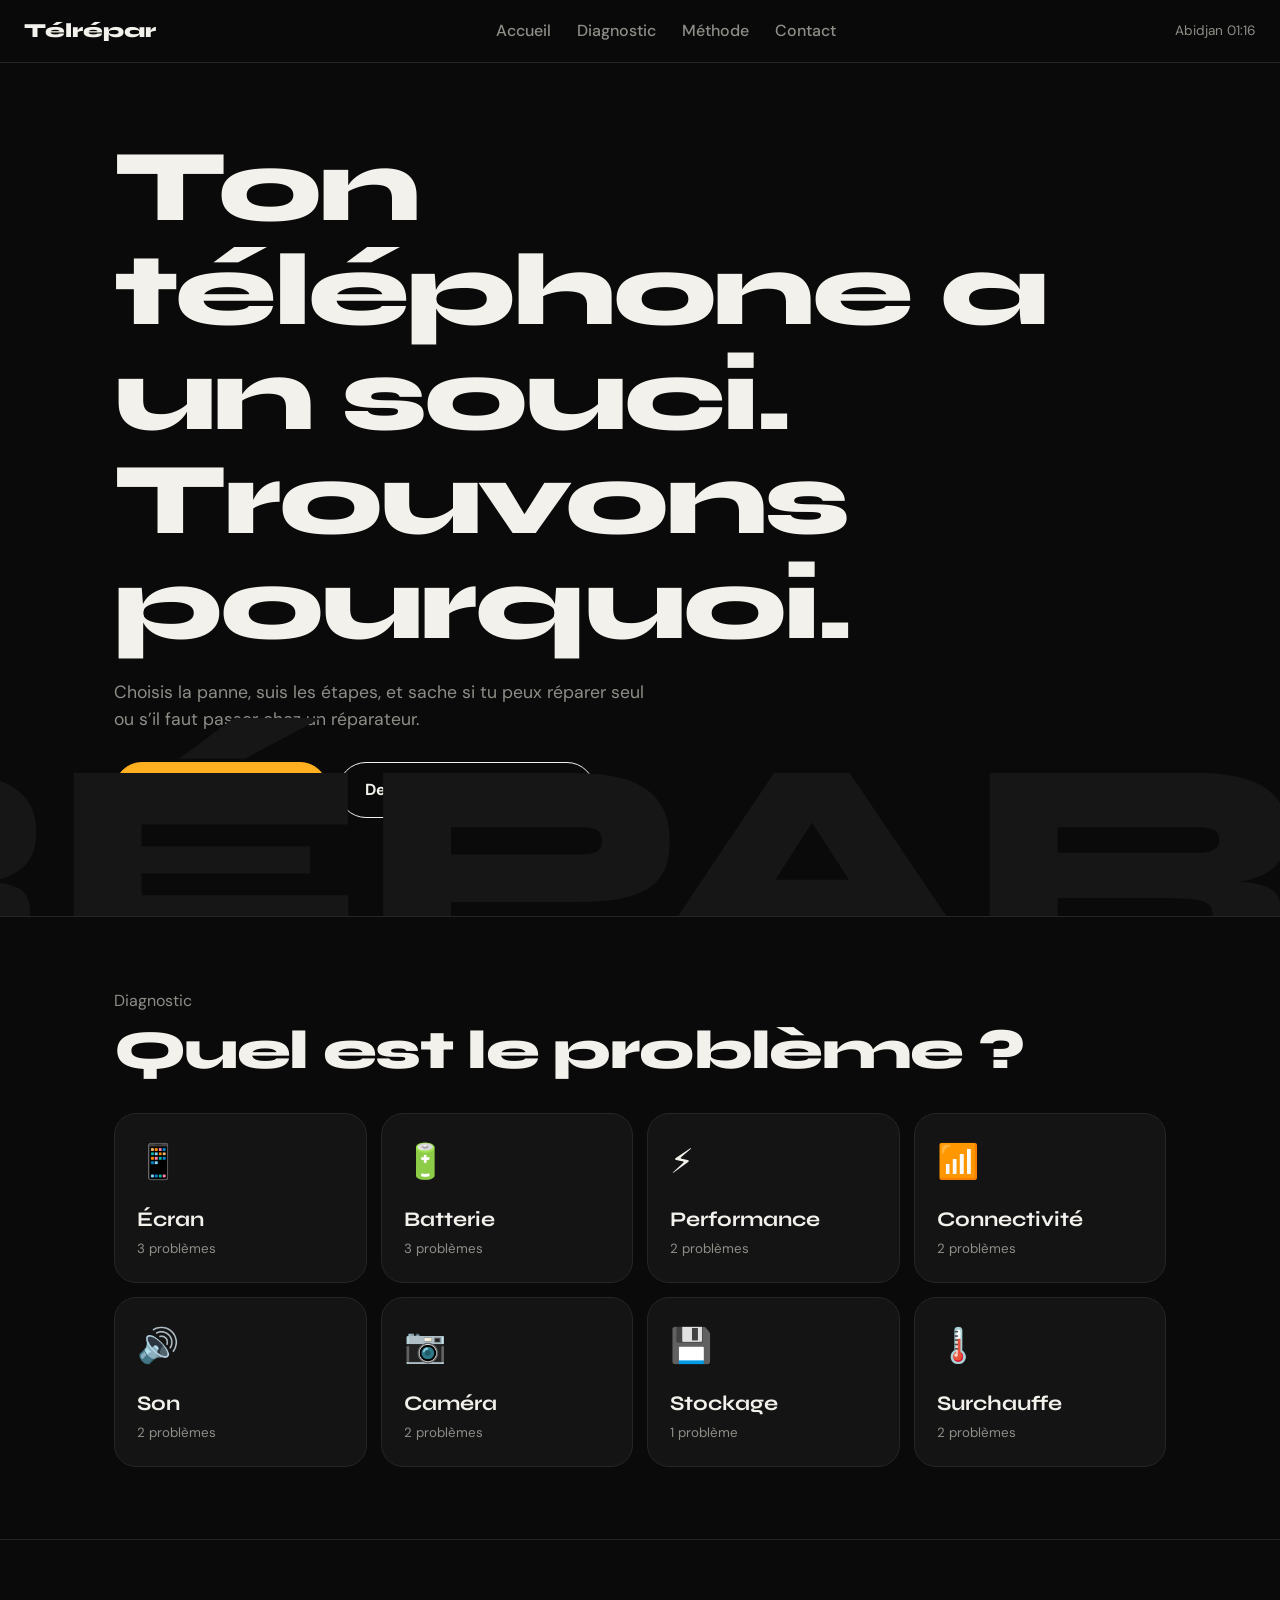
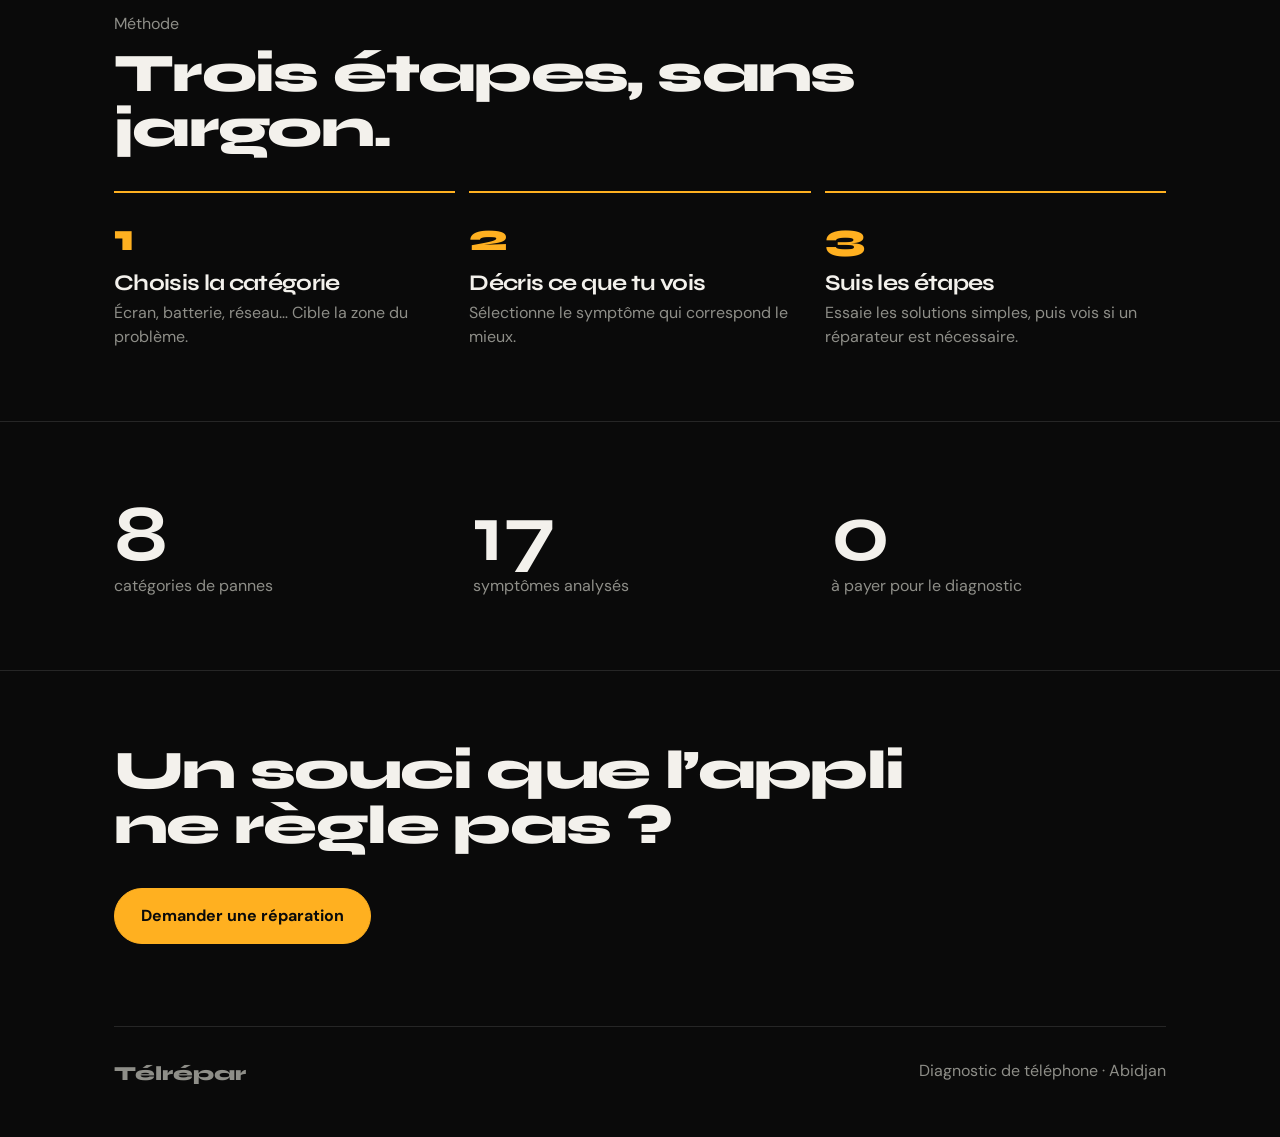
<file: assets/Télrépar – Diagnostic téléphone.html>
<!DOCTYPE html>
<html lang="fr">
<head>
<meta charset="utf-8">
<meta name="viewport" content="width=device-width, initial-scale=1, viewport-fit=cover">
<meta name="theme-color" content="#0a0a0a">
<title>Télrépar – Diagnostic téléphone</title>
<link href="https://fonts.googleapis.com/css2?family=Syne:wght@600;800&family=DM+Sans:wght@400;500;700&display=swap" rel="stylesheet">
<style>
:root{--bg:#0a0a0a;--card:#141414;--ink:#F3F1EC;--mute:#8E8E88;--line:#262626;--acc:#FFB020;--accink:#0a0a0a;--ok:#4CD1A0;--mid:#FFB020;--bad:#FF6B7A;
box-sizing:border-box;padding-top:env(safe-area-inset-top,0px);padding-bottom:env(safe-area-inset-bottom,0px);color-scheme:dark}
*{box-sizing:border-box}
html{scroll-behavior:smooth;scroll-padding-top:80px}
body{margin:0;background:var(--bg);color:var(--ink);font-family:"DM Sans",system-ui,-apple-system,"Segoe UI",sans-serif;line-height:1.5}
h1,h2,h3,.disp{font-family:Syne,"DM Sans",system-ui,sans-serif;letter-spacing:-.03em;line-height:1.02;margin:0}
a{color:inherit}
button{font:inherit;color:inherit;cursor:pointer}
:focus-visible{outline:3px solid var(--acc);outline-offset:3px}
.skip{position:absolute;left:-999px}.skip:focus{left:12px;top:12px;background:var(--acc);color:var(--accink);padding:8px 12px;z-index:100}
#loader{position:fixed;inset:0;background:var(--bg);z-index:99;display:flex;flex-direction:column;justify-content:space-between;padding:28px;transition:transform .7s cubic-bezier(.7,0,.2,1)}
#loader.done{transform:translateY(-100%)}
#loader .n{font-family:Syne,sans-serif;font-weight:800;font-size:clamp(4rem,22vw,10rem);text-align:right;color:var(--acc)}
header{position:sticky;top:0;z-index:20;display:flex;align-items:center;justify-content:space-between;gap:16px;padding:16px 24px;background:rgba(10,10,10,.85);backdrop-filter:blur(10px);border-bottom:1px solid var(--line)}
.brand{font-family:Syne,sans-serif;font-weight:800;font-size:1.25rem;text-decoration:none}
nav{display:flex;gap:26px}nav a{text-decoration:none;color:var(--mute);font-weight:500}nav a:hover{color:var(--ink)}
.time{color:var(--mute);font-size:.85rem}
.menu{display:none;background:none;border:1px solid var(--line);border-radius:99px;padding:8px 16px}
#ov{position:fixed;inset:0;background:var(--bg);z-index:30;display:none;flex-direction:column;justify-content:center;gap:18px;padding:32px}
#ov.open{display:flex}#ov a{font-family:Syne,sans-serif;font-weight:800;font-size:2.6rem;text-decoration:none}
#ov button{position:absolute;top:20px;right:20px;background:none;border:1px solid var(--line);border-radius:99px;padding:8px 16px}
.wrap{max-width:1100px;margin:0 auto;padding:0 24px}
.hero{position:relative;overflow:hidden;padding:72px 0 88px}
.hero h1{font-size:clamp(2.6rem,9vw,6.4rem);font-weight:800;max-width:11ch}
.hero p{max-width:46ch;color:var(--mute);font-size:1.1rem;margin:22px 0 30px}
.wm{position:absolute;right:-2%;bottom:-6%;font-family:Syne,sans-serif;font-weight:800;font-size:clamp(5rem,22vw,17rem);color:#161616;line-height:.8;pointer-events:none;user-select:none;white-space:nowrap}
.btn{display:inline-block;padding:15px 26px;border-radius:99px;border:1.5px solid var(--ink);background:none;font-weight:700;text-decoration:none;margin-right:10px;margin-bottom:10px}
.btn.p{background:var(--acc);border-color:var(--acc);color:var(--accink)}
section{padding:72px 0;border-top:1px solid var(--line)}
.lab{color:var(--mute);margin:0 0 10px}
section h2{font-size:clamp(2rem,5vw,3.4rem);font-weight:800;margin-bottom:34px;max-width:16ch}
.grid{display:grid;grid-template-columns:repeat(auto-fill,minmax(230px,1fr));gap:14px}
.cat{background:var(--card);border:1px solid var(--line);border-radius:22px;padding:22px;text-align:left;display:flex;flex-direction:column;gap:10px;min-height:170px;justify-content:space-between;transition:border-color .2s,transform .2s}
.cat:hover{border-color:var(--acc)}.cat .ic{font-size:34px}.cat b{font-family:Syne,sans-serif;font-size:1.3rem}.cat small{color:var(--mute)}
.back{background:none;border:none;color:var(--acc);font-weight:700;padding:4px 0;margin-bottom:18px}
.list{display:flex;flex-direction:column;gap:10px;max-width:640px}
.sym{background:var(--card);border:1px solid var(--line);border-radius:18px;padding:18px 20px;display:flex;justify-content:space-between;gap:12px;text-align:left}
.sym:hover{border-color:var(--acc)}
.res{background:var(--card);border:1px solid var(--line);border-radius:26px;padding:28px;max-width:680px;animation:up .35s ease-out}
@keyframes up{from{opacity:0;transform:translateY(12px)}to{opacity:1;transform:none}}
.badge{display:inline-block;padding:5px 14px;border-radius:99px;font-weight:700;font-size:.85rem;border:1.5px solid currentColor;margin-bottom:14px}
.ok{color:var(--ok)}.mid{color:var(--mid)}.bad{color:var(--bad)}
.res h3{font-size:1.9rem;margin-bottom:8px}.res h4{margin:22px 0 8px;font-size:1rem}.res p{color:var(--mute);margin:0}
.steps{list-style:none;margin:0;padding:0;counter-reset:s}
.steps li{counter-increment:s;display:flex;gap:14px;padding:12px 0;border-top:1px solid var(--line)}
.steps li::before{content:counter(s);flex:none;width:28px;height:28px;border-radius:50%;background:var(--acc);color:var(--accink);display:grid;place-items:center;font-weight:700;font-size:.85rem}
.how{display:grid;grid-template-columns:repeat(auto-fit,minmax(220px,1fr));gap:14px;counter-reset:h}
.how div{border-top:2px solid var(--acc);padding-top:16px;counter-increment:h}
.how div::before{content:counter(h);font-family:Syne,sans-serif;font-weight:800;font-size:2.4rem;color:var(--acc)}
.how h3{font-size:1.4rem;margin:6px 0}.how p{color:var(--mute);margin:0}
.stats{display:grid;grid-template-columns:repeat(auto-fit,minmax(180px,1fr));gap:24px}
.stats b{display:block;font-family:Syne,sans-serif;font-size:clamp(3rem,8vw,5rem);line-height:1}.stats span{color:var(--mute)}
.cta{text-align:left}.cta h2{max-width:14ch}
footer{border-top:1px solid var(--line);padding:32px 0 48px;color:var(--mute);display:flex;flex-wrap:wrap;gap:16px;justify-content:space-between}
#modal{position:fixed;inset:0;z-index:40;background:rgba(0,0,0,.7);display:none;align-items:center;justify-content:center;padding:16px}
#modal.open{display:flex}
.box{background:var(--card);border:1px solid var(--line);border-radius:26px;padding:28px;width:100%;max-width:480px}
.box h2{font-size:2rem;margin-bottom:18px}
label{display:block;font-weight:500;margin:0 0 14px}
input,textarea{display:block;width:100%;margin-top:6px;background:var(--bg);color:var(--ink);border:1px solid var(--line);border-radius:12px;padding:12px;font:inherit}
.x{background:none;border:none;color:var(--mute);margin-top:10px;width:100%}
@media(max-width:760px){nav,.time{display:none}.menu{display:block}.hero{padding-top:44px}}
@media (prefers-reduced-motion:reduce){#loader{transition:none}.res{animation:none}html{scroll-behavior:auto}}
</style>
</head>
<body>
<a class="skip" href="#main">Aller au contenu</a>
<div id="loader"><span class="brand">Télrépar</span><div class="n" id="cnt">000</div></div>
<header>
  <a class="brand" href="#top">Télrépar</a>
  <nav><a href="#top">Accueil</a><a href="#diag">Diagnostic</a><a href="#how">Méthode</a><a href="#contact">Contact</a></nav>
  <span class="time" id="time"></span>
  <button class="menu" id="mo" aria-label="Ouvrir le menu">Menu</button>
</header>
<div id="ov"><button id="mc">Fermer</button><a href="#top">Accueil</a><a href="#diag">Diagnostic</a><a href="#how">Méthode</a><a href="#contact">Contact</a></div>
<main id="main">
<div class="hero" id="top"><div class="wrap">
  <h1>Ton téléphone a un souci. Trouvons pourquoi.</h1>
  <p>Choisis la panne, suis les étapes, et sache si tu peux réparer seul ou s’il faut passer chez un réparateur.</p>
  <a class="btn p" href="#diag">Lancer le diagnostic</a><button class="btn" data-open>Demander une réparation</button>
</div><div class="wm" aria-hidden="true">TÉLRÉPAR</div></div>

<section id="diag"><div class="wrap">
  <p class="lab">Diagnostic</p>
  <div id="root"></div>
</div></section>

<section id="how"><div class="wrap">
  <p class="lab">Méthode</p><h2>Trois étapes, sans jargon.</h2>
  <div class="how">
    <div><h3>Choisis la catégorie</h3><p>Écran, batterie, réseau… Cible la zone du problème.</p></div>
    <div><h3>Décris ce que tu vois</h3><p>Sélectionne le symptôme qui correspond le mieux.</p></div>
    <div><h3>Suis les étapes</h3><p>Essaie les solutions simples, puis vois si un réparateur est nécessaire.</p></div>
  </div>
</div></section>

<section><div class="wrap"><div class="stats" id="stats"></div></div></section>

<section id="contact"><div class="wrap cta">
  <h2>Un souci que l’appli ne règle pas ?</h2>
  <button class="btn p" data-open>Demander une réparation</button>
</div></section>
</main>
<div class="wrap"><footer><span class="brand">Télrépar</span><span>Diagnostic de téléphone · Abidjan</span></footer></div>

<div id="modal" role="dialog" aria-modal="true" aria-labelledby="mt"><div class="box" id="mb"></div></div>

<script>
const S=(t,c,f,l,w)=>({t,c,f,l,w});
const DATA=[
{id:'ecran',n:'Écran',i:'📱',s:[
S('Écran tactile qui ne répond plus','Saleté, protection d’écran ou bug logiciel.',['Nettoie l’écran et retire la protection','Redémarre le téléphone','Démarre en mode sans échec pour tester'],'mid','Si rien ne change ou si l’écran est fissuré, passe chez un réparateur.'),
S('Écran noir mais le téléphone vibre','Écran ou nappe endommagés, ou plantage système.',['Maintiens Marche + Volume bas 15 secondes','Branche le chargeur 10 minutes puis réessaie'],'bad','Un écran à remplacer est probable : demande un devis.'),
S('Lignes ou taches sur l’écran','Dalle abîmée après un choc ou de l’humidité.',['Sauvegarde tes données tout de suite','Évite de presser l’écran'],'bad','La dalle doit être remplacée.')]},
{id:'batterie',n:'Batterie',i:'🔋',s:[
S('La batterie se vide trop vite','Applications gourmandes ou batterie usée.',['Regarde la consommation par appli dans Réglages','Baisse la luminosité et coupe la localisation','Ferme les applis en arrière-plan'],'mid','Après 2 ans d’usage, une nouvelle batterie règle souvent le problème.'),
S('Le téléphone ne charge plus','Câble, chargeur ou port de charge encrassé.',['Essaie un autre câble et un autre chargeur','Nettoie le port avec une brosse sèche','Redémarre puis rebranche'],'mid','Si le port bouge ou reste sans effet, fais-le changer.'),
S('La batterie gonfle','Batterie en fin de vie : risque de surchauffe.',['Arrête de charger et éteins le téléphone','Ne perce ni ne chauffe la batterie'],'bad','Urgent : va chez un réparateur aujourd’hui.')]},
{id:'perf',n:'Performance',i:'⚡',s:[
S('Le téléphone est lent','Mémoire pleine ou trop d’applis ouvertes.',['Redémarre le téléphone','Désinstalle les applis inutilisées','Mets à jour le système'],'ok','Si la lenteur revient, sauvegarde et réinitialise le téléphone.'),
S('Les applis se ferment seules','Appli à mettre à jour ou espace insuffisant.',['Mets à jour l’appli','Vide le cache de l’appli','Libère de l’espace'],'ok','Réinstalle l’appli si le problème continue.')]},
{id:'reseau',n:'Connectivité',i:'📶',s:[
S('Pas de réseau mobile','Carte SIM mal placée ou zone peu couverte.',['Active puis désactive le mode avion','Retire et remets la carte SIM','Essaie la SIM dans un autre téléphone'],'mid','Contacte ton opérateur si la SIM ne fonctionne nulle part.'),
S('Le Wi-Fi se coupe','Box éloignée ou réglages réseau corrompus.',['Oublie le réseau et reconnecte-toi','Redémarre la box','Réinitialise les réglages réseau'],'ok','Teste avec un autre réseau pour savoir si c’est le téléphone.')]},
{id:'son',n:'Son',i:'🔊',s:[
S('Personne ne m’entend en appel','Micro obstrué ou autorisation refusée.',['Nettoie l’ouverture du micro','Vérifie les autorisations micro de l’appli','Teste avec des écouteurs'],'mid','Un micro défaillant se remplace facilement.'),
S('Le haut-parleur grésille','Poussière ou haut-parleur endommagé.',['Baisse le volume','Nettoie la grille à la brosse','Teste en mode sans échec'],'mid','Si le son reste mauvais, fais changer le haut-parleur.')]},
{id:'photo',n:'Caméra',i:'📷',s:[
S('Photos floues','Objectif sale ou mise au point bloquée.',['Essuie l’objectif avec un tissu doux','Retire la coque et le film','Redémarre l’appli caméra'],'ok','Un objectif rayé ou abîmé se remplace.'),
S('La caméra ne s’ouvre pas','Bug de l’appli ou manque de mémoire.',['Libère de l’espace','Vide le cache de l’appli caméra','Redémarre le téléphone'],'mid','Si l’écran reste noir, le module caméra est peut-être en panne.')]},
{id:'stock',n:'Stockage',i:'💾',s:[
S('Mémoire pleine','Photos, vidéos et applis volumineuses.',['Sauvegarde photos et vidéos dans le cloud','Supprime les téléchargements et les vidéos WhatsApp','Désinstalle les applis peu utilisées'],'ok','Une carte microSD ajoute de l’espace si ton modèle l’accepte.')]},
{id:'chaud',n:'Surchauffe',i:'🌡️',s:[
S('Le téléphone chauffe en charge','Chargeur non adapté ou coque trop épaisse.',['Retire la coque','Utilise le chargeur d’origine','Évite de charger au soleil'],'mid','Si la chaleur est forte, arrête et consulte un réparateur.'),
S('Il chauffe sans raison','Appli bloquée en arrière-plan.',['Redémarre le téléphone','Ferme les applis gourmandes','Mets à jour le système'],'mid','Si la chaleur persiste avec le téléphone au repos, fais-le contrôler.')]}
];
const L={ok:'Facile à régler soi-même',mid:'À surveiller',bad:'Passe chez un réparateur'};
const root=document.getElementById('root');let cat=null,sym=null;
function home(){root.innerHTML=`<h2>Quel est le problème ?</h2><div class="grid">${DATA.map(c=>`<button class="cat" data-id="${c.id}"><span class="ic">${c.i}</span><span><b>${c.n}</b><br><small>${c.s.length} problème${c.s.length>1?'s':''}</small></span></button>`).join('')}</div>`;
root.querySelectorAll('.cat').forEach(b=>b.onclick=()=>{cat=DATA.find(c=>c.id===b.dataset.id);sym=null;view(1)})}
function symptoms(){root.innerHTML=`<button class="back" id="b">← Toutes les catégories</button><h2>${cat.i} ${cat.n}</h2><div class="list">${cat.s.map((x,k)=>`<button class="sym" data-k="${k}"><span>${x.t}</span><span aria-hidden="true">›</span></button>`).join('')}</div>`;
b.onclick=()=>{cat=null;view(1)};root.querySelectorAll('.sym').forEach(e=>e.onclick=()=>{sym=cat.s[+e.dataset.k];view(1)})}
function result(){root.innerHTML=`<button class="back" id="b">← ${cat.n}</button><article class="res"><span class="badge ${sym.l}">${L[sym.l]}</span><h3>${sym.t}</h3><p>${sym.c}</p><h4>Ce que tu peux essayer</h4><ol class="steps">${sym.f.map(f=>`<li>${f}</li>`).join('')}</ol><h4>Si ça ne marche pas</h4><p>${sym.w}</p><p style="margin-top:20px"><button class="btn p" id="ok">Problème résolu</button><button class="btn" data-open>Demander une réparation</button></p></article>`;
b.onclick=()=>{sym=null;view(1)};ok.onclick=()=>{cat=sym=null;view(1)};bind()}
function view(scroll){sym?result():cat?symptoms():home();if(scroll)document.getElementById('diag').scrollIntoView({behavior:'smooth'})}
// modal
const modal=document.getElementById('modal'),mb=document.getElementById('mb');
function openM(){mb.innerHTML=`<h2 id="mt">Demander une réparation</h2><label>Nom<input id="fn" autocomplete="name"></label><label>Téléphone<input id="fp" type="tel" autocomplete="tel"></label><label>Modèle et panne<textarea id="fm" rows="3"></textarea></label><button class="btn p" id="send" style="width:100%">Envoyer la demande</button><button class="x" id="cl">Fermer</button>`;
modal.classList.add('open');fn.focus();cl.onclick=closeM;
send.onclick=()=>{if(!fn.value.trim()||!fp.value.trim()){fn.focus();return}mb.innerHTML=`<h2 id="mt">Demande enregistrée</h2><p style="color:var(--mute)">Merci ${fn.value?'':''}! Cette page est une démonstration : la demande n’est pas encore transmise à un réparateur.</p><button class="x" id="cl">Fermer</button>`;cl.onclick=closeM}}
function closeM(){modal.classList.remove('open')}
modal.onclick=e=>{if(e.target===modal)closeM()};
document.addEventListener('keydown',e=>{if(e.key==='Escape'){closeM();ov.classList.remove('open')}});
function bind(){document.querySelectorAll('[data-open]').forEach(b=>b.onclick=openM)}
// menu
const ov=document.getElementById('ov');mo.onclick=()=>ov.classList.add('open');mc.onclick=()=>ov.classList.remove('open');ov.querySelectorAll('a').forEach(a=>a.onclick=()=>ov.classList.remove('open'));
// time
function tick(){document.getElementById('time').textContent='Abidjan '+new Date().toLocaleTimeString('fr-FR',{hour:'2-digit',minute:'2-digit',timeZone:'Africa/Abidjan'})}tick();setInterval(tick,30000);
// stats
const nS=DATA.reduce((a,c)=>a+c.s.length,0);
stats.innerHTML=[[DATA.length,'catégories de pannes'],[nS,'symptômes analysés'],['0','à payer pour le diagnostic']].map(([n,t])=>`<div><b>${n}</b><span>${t}</span></div>`).join('');
// loader
(function(){const l=document.getElementById('loader'),c=document.getElementById('cnt');let n=0;const fin=()=>l.classList.add('done');
if(matchMedia('(prefers-reduced-motion:reduce)').matches){fin();return}
const t=setInterval(()=>{n+=4;if(n>=100){n=100;clearInterval(t);setTimeout(fin,200)}c.textContent=String(n).padStart(3,'0')},28)})();
home();bind();
</script>
</body>
</html>
</file>
